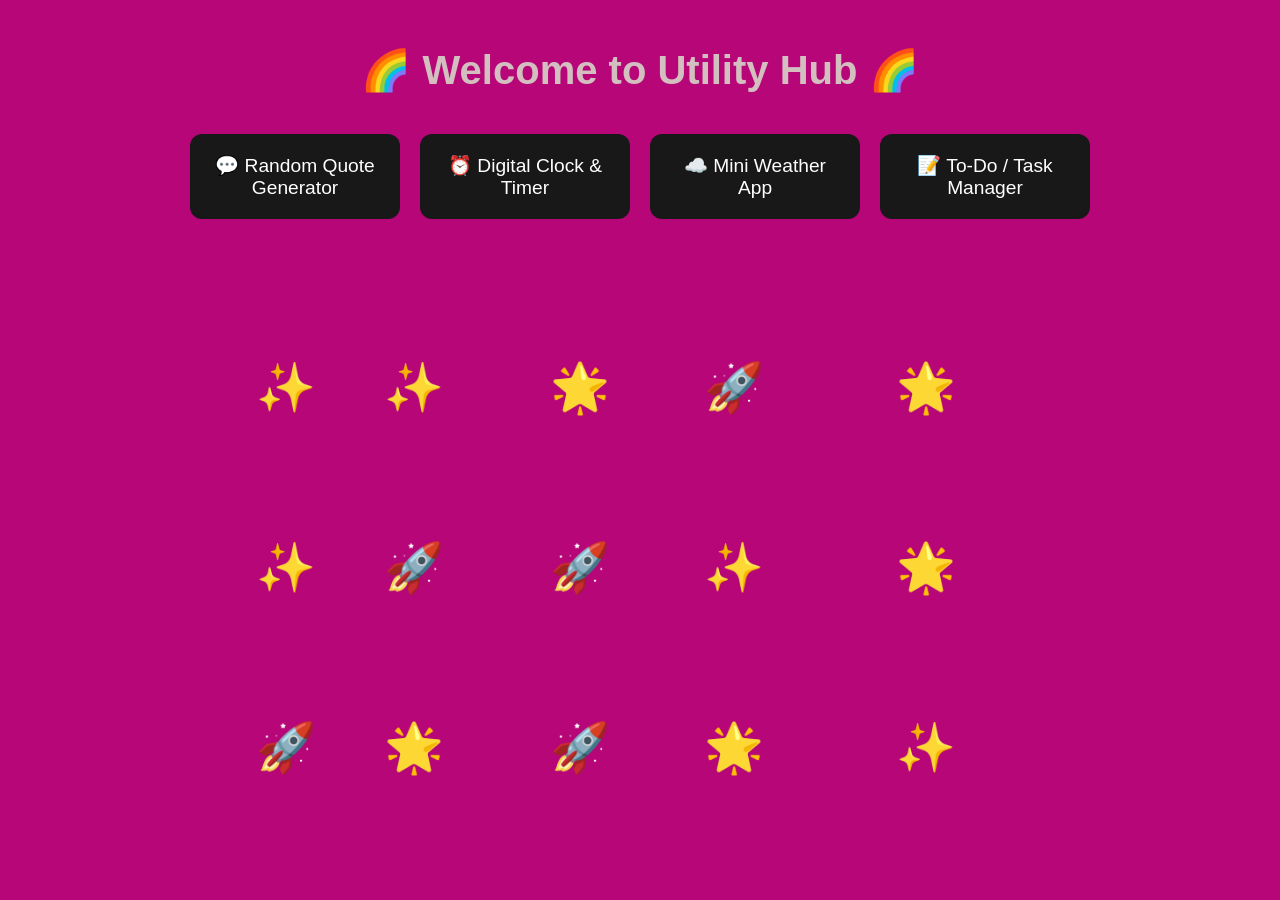
<file: index.html>
<!DOCTYPE html>
<html lang="en">
<head>
    <meta charset="UTF-8">
    <meta name="viewport" content="width=device-width, initial-scale=1.0">
    <title>Retro Neon Home</title>
    <link rel="stylesheet" href="style.css">
</head>
<body>
    <div class="background">
        <div class="floating-emoji">✨</div>
        <div class="floating-emoji">🌟</div>
        <div class="floating-emoji">🚀</div>
        <div class="floating-emoji">✨</div>
        <div class="floating-emoji">🌟</div>
        <div class="floating-emoji">🚀</div>
        <div class="floating-emoji">✨</div>
        <div class="floating-emoji">🌟</div>
        <div class="floating-emoji">🚀</div>
        <div class="floating-emoji">✨</div>
        <div class="floating-emoji">🌟</div>
        <div class="floating-emoji">🚀</div>
        <div class="floating-emoji">✨</div>
        <div class="floating-emoji">🌟</div>
        <div class="floating-emoji">🚀</div>
    </div>

    <div class="container home">
        <h1>🌈 Welcome to Utility Hub 🌈</h1>
        <div class="nav-grid">
            <a href="quotegenerator.html" class="nav-card">💬 Random Quote Generator</a>
            <a href="clock.html" class="nav-card">⏰ Digital Clock & Timer</a>
            <a href="weather.html" class="nav-card">☁️ Mini Weather App</a>
            <a href="taskmanager.html" class="nav-card">📝 To-Do / Task Manager</a>
        </div>
    </div>
</body>
</html>
</file>
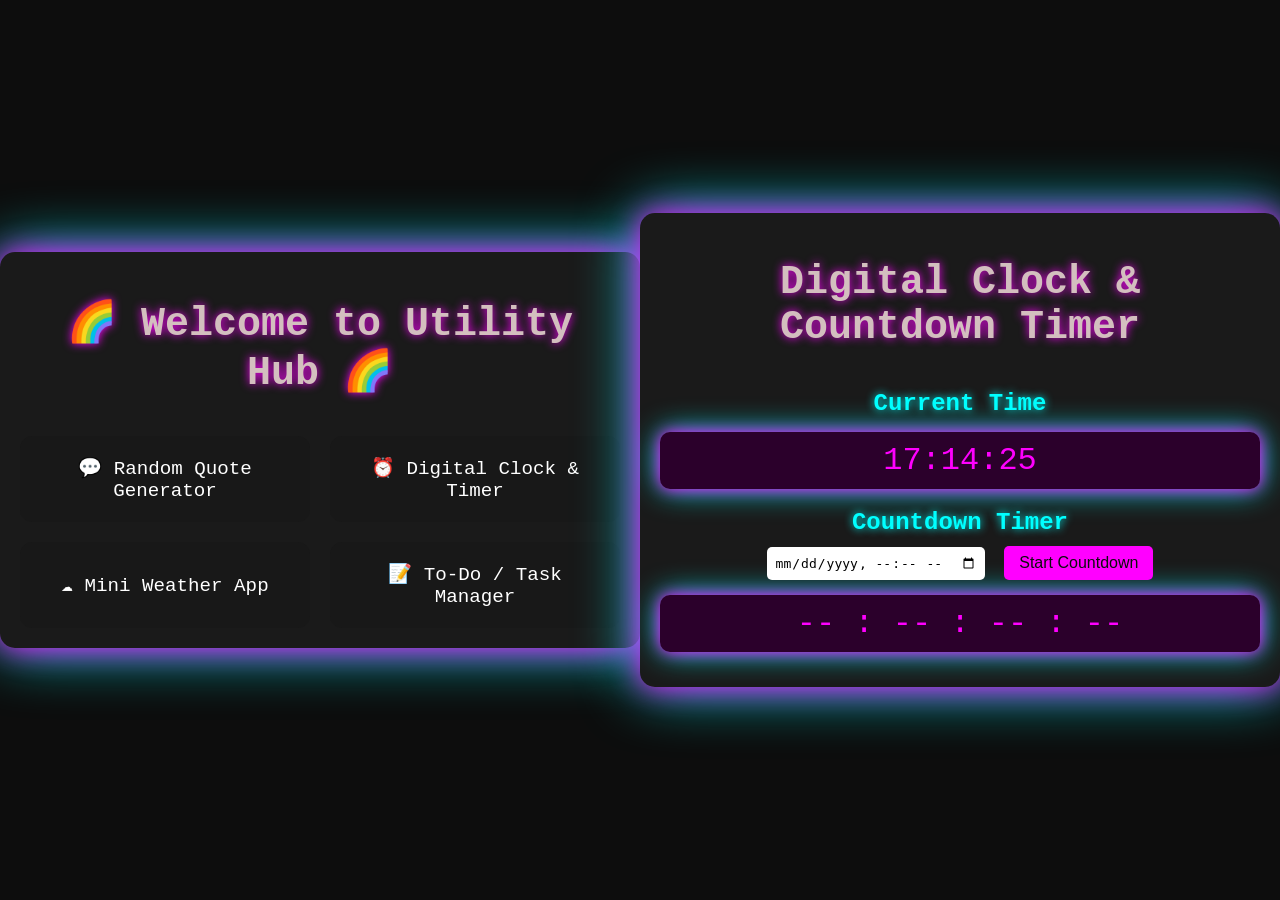
<file: clock.html>
<!DOCTYPE html>
<html lang="en">
<head>
    <meta charset="UTF-8">
    <meta name="viewport" content="width=device-width, initial-scale=1.0">
    <title>Digital Clock & Countdown Timer</title>
    <link rel="stylesheet" href="clock.css">
</head>
<body>
    <div class="container home">
        <h1>🌈 Welcome to Utility Hub 🌈</h1>
        <div class="nav-grid">
            <a href="quotegenerator.html" class="nav-card">💬 Random Quote Generator</a>
            <a href="clock.html" class="nav-card">⏰ Digital Clock & Timer</a>
            <a href="weather.html" class="nav-card">☁️ Mini Weather App</a>
            <a href="taskmanager.html" class="nav-card">📝 To-Do / Task Manager</a>
        </div>
    </div>
    <div class="container">
        <h1>Digital Clock & Countdown Timer</h1>

        <!-- Current Time -->
        <div class="clock-container">
            <h2>Current Time</h2>
            <div id="clock" class="clock">00:00:00</div>
        </div>

        <!-- Countdown Timer -->
        <div class="countdown-container">
            <h2>Countdown Timer</h2>
            <input type="datetime-local" id="countdown-input">
            <button id="start-btn">Start Countdown</button>
            <div id="countdown" class="countdown">-- : -- : -- : --</div>
        </div>
    </div>

    <script>
        // Digital Clock
function updateClock() {
    const now = new Date();
    const hours = String(now.getHours()).padStart(2,'0');
    const minutes = String(now.getMinutes()).padStart(2,'0');
    const seconds = String(now.getSeconds()).padStart(2,'0');
    document.getElementById('clock').textContent = `${hours}:${minutes}:${seconds}`;
}

setInterval(updateClock, 1000);
updateClock();

// Countdown Timer
let countdownInterval;

document.getElementById('start-btn').addEventListener('click', () => {
    const input = document.getElementById('countdown-input').value;
    if (!input) return alert("Please select a future date and time!");
    const targetDate = new Date(input);

    clearInterval(countdownInterval);

    countdownInterval = setInterval(() => {
        const now = new Date();
        const diff = targetDate - now;

        if (diff <= 0) {
            clearInterval(countdownInterval);
            document.getElementById('countdown').textContent = "TIME'S UP!";
            document.body.style.backgroundColor = '#ff00ff';
            document.body.style.color = '#0d0d0d';
            return;
        }

        const days = Math.floor(diff / (1000*60*60*24));
        const hours = Math.floor((diff % (1000*60*60*24)) / (1000*60*60));
        const minutes = Math.floor((diff % (1000*60*60)) / (1000*60));
        const seconds = Math.floor((diff % (1000*60)) / 1000);

        document.getElementById('countdown').textContent = 
            `${days}d : ${hours}h : ${minutes}m : ${seconds}s`;

    }, 1000);
});

    </script>
</body>
</html>
</file>
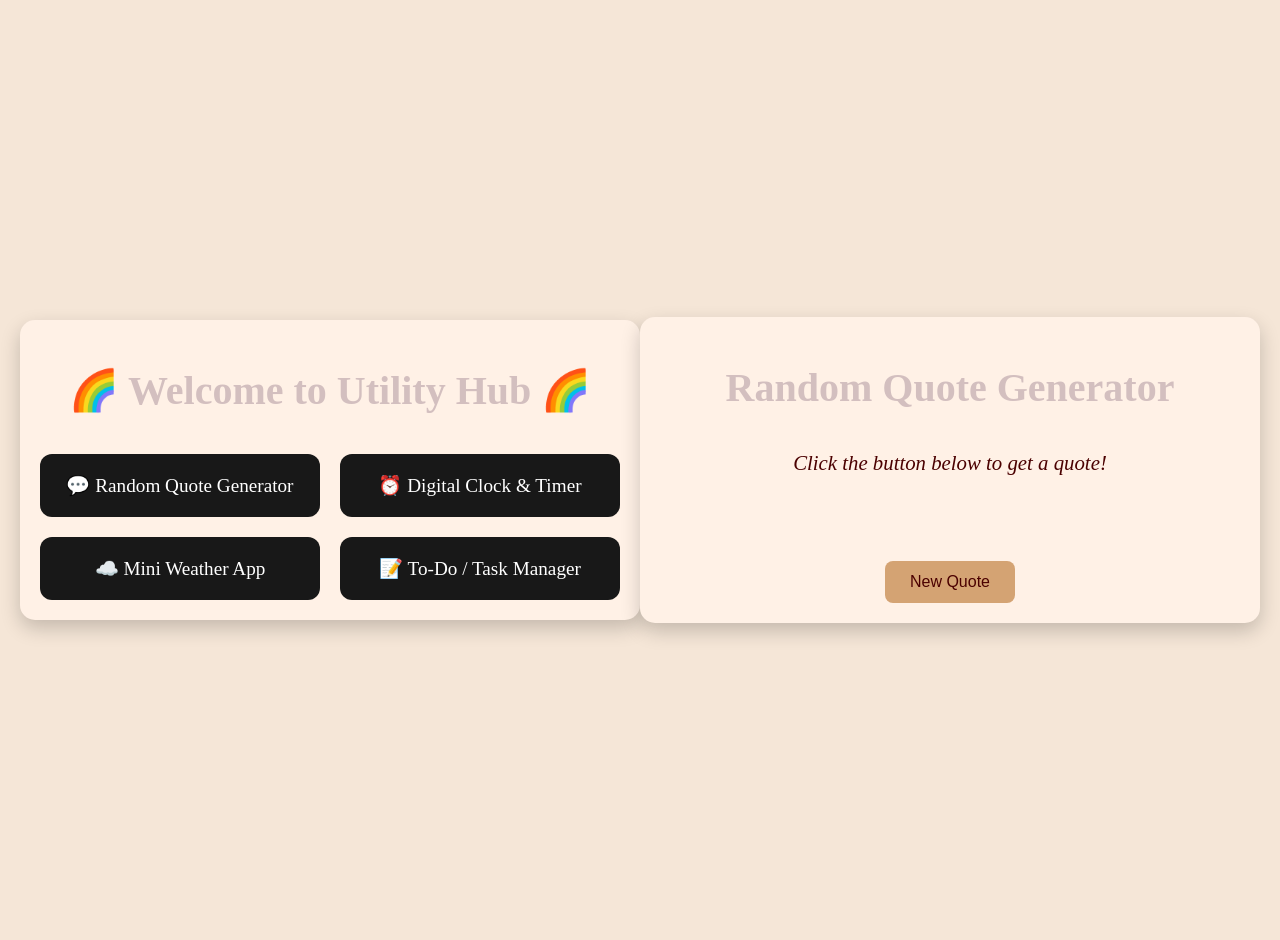
<file: quotegenerator.html>
<!DOCTYPE html>
<html lang="en">
<head>
    <meta charset="UTF-8">
    <meta name="viewport" content="width=device-width, initial-scale=1.0">
    <link rel="stylesheet" href="qg.css">
    <title>Random Quote Generator</title>
</head>
<body>
    <div class="container home">
        <h1>🌈 Welcome to Utility Hub 🌈</h1>
        <div class="nav-grid">
            <a href="quotegenerator.html" class="nav-card">💬 Random Quote Generator</a>
            <a href="clock.html" class="nav-card">⏰ Digital Clock & Timer</a>
            <a href="weather.html" class="nav-card">☁️ Mini Weather App</a>
            <a href="taskmanager.html" class="nav-card">📝 To-Do / Task Manager</a>
        </div>
    </div>
    <div class="container">
        <h1>Random Quote Generator</h1>
        <div id="quote">Click the button below to get a quote!</div>
        <button onclick="newQuote()">New Quote</button>
    </div>

    <script>
        const quotes = [
            "The best way to get started is to quit talking and begin doing.",
            "Don’t let yesterday take up too much of today.",
            "It’s not whether you get knocked down, it’s whether you get up.",
            "If you are working on something exciting, it will keep you motivated.",
            "Success is not in what you have, but who you are.",
            "Hardships often prepare ordinary people for an extraordinary destiny.",
            "Believe you can and you’re halfway there.",
            "Life is 10% what happens to us and 90% how we react to it.",
            "The only way to do great work is to love what you do.",
            "Dream big and dare to fail."
        ];

        const quoteEl = document.getElementById('quote');

        function newQuote() {
            // Fade out
            quoteEl.style.opacity = 0;

            setTimeout(() => {
                const randomIndex = Math.floor(Math.random() * quotes.length);
                quoteEl.textContent = quotes[randomIndex];

                // Fade in
                quoteEl.style.opacity = 1;
            }, 500);
        }
    </script>
</body>
</html>
</file>
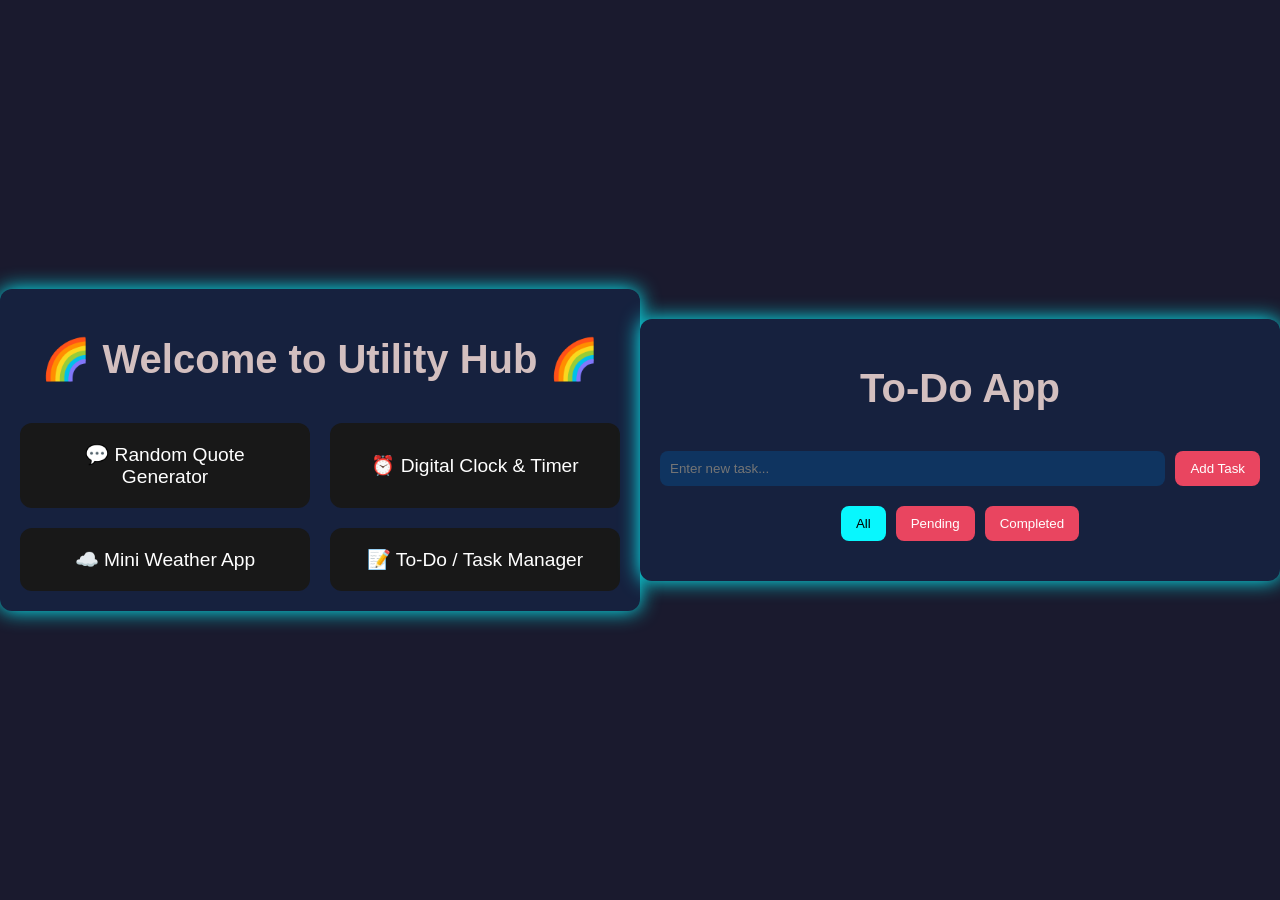
<file: taskmanager.html>
<!DOCTYPE html>
<html lang="en">
<head>
    <meta charset="UTF-8">
    <meta name="viewport" content="width=device-width, initial-scale=1.0">
    <title>To-Do App</title>
    <link rel="stylesheet" href="taskmanager.css">
</head>
<body>
    <div class="container home">
        <h1>🌈 Welcome to Utility Hub 🌈</h1>
        <div class="nav-grid">
            <a href="quotegenerator.html" class="nav-card">💬 Random Quote Generator</a>
            <a href="clock.html" class="nav-card">⏰ Digital Clock & Timer</a>
            <a href="weather.html" class="nav-card">☁️ Mini Weather App</a>
            <a href="taskmanager.html" class="nav-card">📝 To-Do / Task Manager</a>
        </div>
    </div>
    <div class="container">
        <h1>To-Do App</h1>

        <div class="input-group">
            <input type="text" id="new-task-input" placeholder="Enter new task...">
            <button id="add-task-btn">Add Task</button>
        </div>

        <div class="filters">
            <button data-filter="all" class="filter-btn active">All</button>
            <button data-filter="pending" class="filter-btn">Pending</button>
            <button data-filter="completed" class="filter-btn">Completed</button>
        </div>

        <ul id="task-list"></ul>
    </div>

    <script>
        const newTaskInput = document.getElementById('new-task-input');
const addTaskBtn = document.getElementById('add-task-btn');
const taskList = document.getElementById('task-list');
const filterButtons = document.querySelectorAll('.filter-btn');

let tasks = JSON.parse(localStorage.getItem('tasks')) || [];

function saveTasks() {
    localStorage.setItem('tasks', JSON.stringify(tasks));
}

function renderTasks(filter = 'all') {
    taskList.innerHTML = '';

    tasks
        .filter(task => {
            if (filter === 'all') return true;
            return filter === 'completed' ? task.completed : !task.completed;
        })
        .forEach((task, index) => {
            const li = document.createElement('li');
            li.className = `task-item ${task.completed ? 'completed' : ''}`;
            li.draggable = true;
            li.dataset.index = index;

            li.innerHTML = `
                <span class="task-text">${task.text}</span>
                <div class="task-actions">
                    <button onclick="toggleComplete(${index})">✔️</button>
                    <button onclick="editTask(${index})">✏️</button>
                    <button onclick="deleteTask(${index})">🗑️</button>
                </div>
            `;

            li.addEventListener('dragstart', dragStart);
            li.addEventListener('dragover', dragOver);
            li.addEventListener('drop', drop);

            taskList.appendChild(li);
        });
}

function addTask() {
    const text = newTaskInput.value.trim();
    if (!text) return;

    tasks.push({ text, completed: false });
    newTaskInput.value = '';
    saveTasks();
    renderTasks();
}

function editTask(index) {
    const newText = prompt('Edit task:', tasks[index].text);
    if (newText !== null) {
        tasks[index].text = newText.trim();
        saveTasks();
        renderTasks();
    }
}

function toggleComplete(index) {
    tasks[index].completed = !tasks[index].completed;
    saveTasks();
    renderTasks();
}

function deleteTask(index) {
    tasks.splice(index, 1);
    saveTasks();
    renderTasks();
}

function dragStart(e) {
    e.dataTransfer.setData('text/plain', e.target.dataset.index);
}

function dragOver(e) {
    e.preventDefault();
}

function drop(e) {
    e.preventDefault();
    const fromIndex = e.dataTransfer.getData('text/plain');
    const toIndex = e.currentTarget.dataset.index;

    const [movedTask] = tasks.splice(fromIndex, 1);
    tasks.splice(toIndex, 0, movedTask);

    saveTasks();
    renderTasks();
}

addTaskBtn.addEventListener('click', addTask);

filterButtons.forEach(btn =>
    btn.addEventListener('click', () => {
        document.querySelector('.filter-btn.active').classList.remove('active');
        btn.classList.add('active');
        renderTasks(btn.dataset.filter);
    })
);

renderTasks();

    </script>
</body>
</html>
</file>
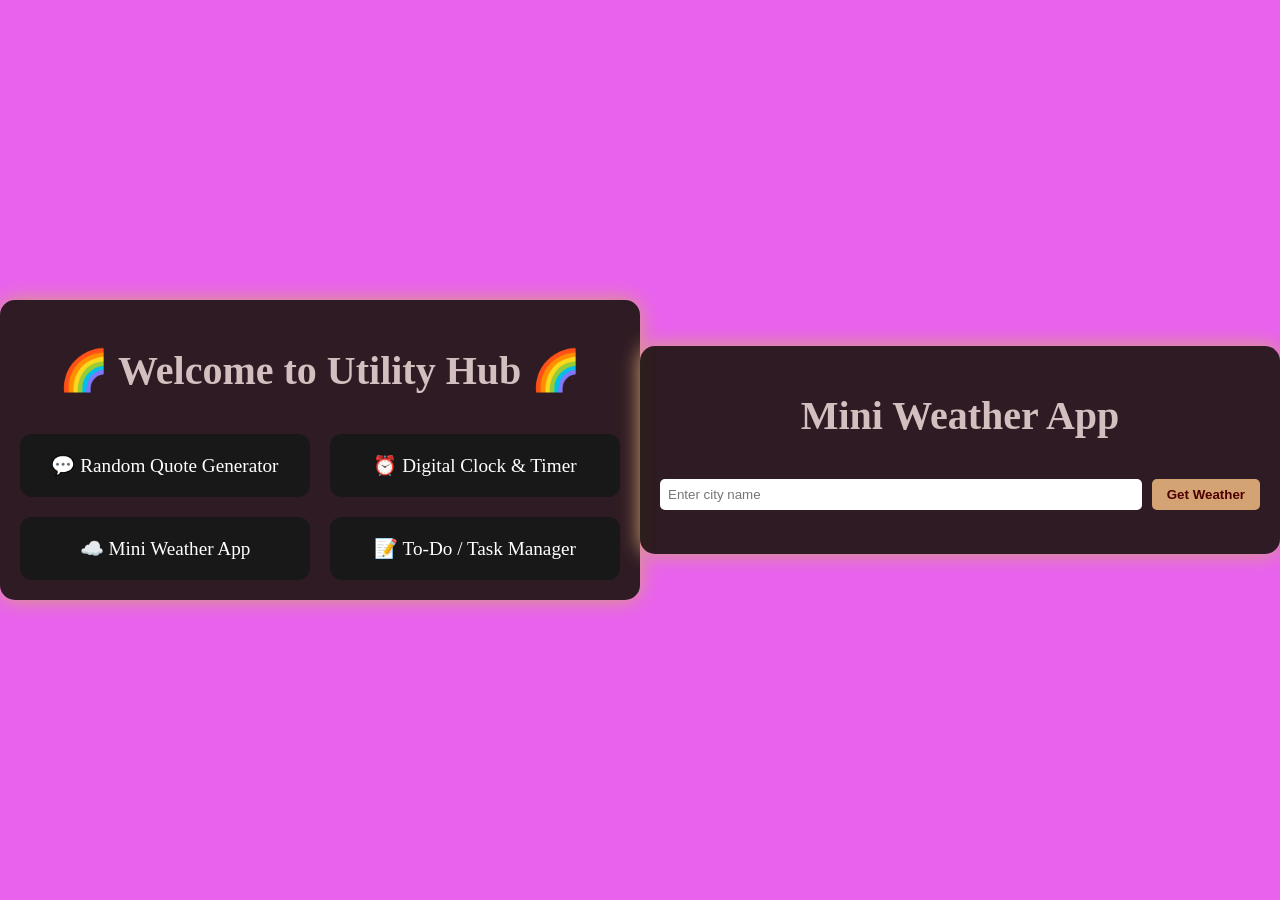
<file: weather.html>
<!DOCTYPE html>
<html lang="en">
<head>
<meta charset="UTF-8">
<meta name="viewport" content="width=device-width, initial-scale=1.0">
<link rel="stylesheet" href="weather.css">
<title>Mini Weather App</title>
</head>
<body>
    <div class="container home">
        <h1>🌈 Welcome to Utility Hub 🌈</h1>
        <div class="nav-grid">
            <a href="quotegenerator.html" class="nav-card">💬 Random Quote Generator</a>
            <a href="clock.html" class="nav-card">⏰ Digital Clock & Timer</a>
            <a href="weather.html" class="nav-card">☁️ Mini Weather App</a>
            <a href="taskmanager.html" class="nav-card">📝 To-Do / Task Manager</a>
        </div>
    </div>
<div class="container">
    <h1>Mini Weather App</h1>

    <div class="search-box">
        <input type="text" id="city-input" placeholder="Enter city name">
        <button id="search-btn">Get Weather</button>
    </div>

    <div id="weather-info" class="weather-info">
        <h2 id="city-name"></h2>
        <div id="icon"></div>
        <p id="temperature"></p>
        <p id="condition"></p>
        <p id="humidity"></p>
        <p id="wind"></p>
    </div>

    <p id="error-msg" class="error-msg"></p>
</div>

<script>
const apiKey = "e7e0470b77e66029a8e2baef7fb62ee9"; // Your API key

const searchBtn = document.getElementById("search-btn");
const cityInput = document.getElementById("city-input");

searchBtn.addEventListener("click", () => {
    const city = cityInput.value.trim();
    if (!city) return alert("Please enter a city name.");
    getWeather(city);
});

async function getWeather(city) {
    const errorMsg = document.getElementById("error-msg");
    errorMsg.textContent = "";

    try {
        const response = await fetch(`https://api.openweathermap.org/data/2.5/weather?q=${city}&units=metric&appid=${apiKey}`);
        const data = await response.json();
        console.log(data);


        console.log("API Response:", data);  // ✅ Debug log to inspect full API response

        if (data.cod !== "200") {
            errorMsg.textContent = "City not found. Please try again!";
            document.getElementById("weather-info").classList.remove("active");
            document.body.style.backgroundColor = "#f3e5ab";
            document.getElementById("icon").textContent = "";
            return;
        }

        document.getElementById("city-name").textContent = data.name + ", " + data.sys.country;
        document.getElementById("temperature").textContent = `Temperature: ${data.main.temp} °C`;
        document.getElementById("condition").textContent = `Condition: ${data.weather[0].main}`;
        document.getElementById("humidity").textContent = `Humidity: ${data.main.humidity}%`;
        document.getElementById("wind").textContent = `Wind: ${data.wind.speed} m/s`;

        let emoji = "";
        switch (data.weather[0].main.toLowerCase()) {
            case "clear":
                emoji = "☀️";
                document.body.style.backgroundColor = "#fdf6e3";
                break;
            case "clouds":
                emoji = "☁️";
                document.body.style.backgroundColor = "#cfcfcf";
                break;
            case "rain":
            case "drizzle":
                emoji = "🌧️";
                document.body.style.backgroundColor = "#b0c4de";
                break;
            case "thunderstorm":
                emoji = "⛈️";
                document.body.style.backgroundColor = "#7f7f7f";
                break;
            case "snow":
                emoji = "❄️";
                document.body.style.backgroundColor = "#f0f8ff";
                break;
            default:
                emoji = "🌤️";
                document.body.style.backgroundColor = "#f3e5ab";
        }

        document.getElementById("icon").textContent = emoji;
        document.getElementById("weather-info").classList.add("active");

    } catch (error) {
        errorMsg.textContent = "Error fetching weather data!";
        console.error("Fetch Error:", error);
    }
}
</script>


</body>
</html>
</file>
<file: style.css>
body {
    margin: 0;
    font-family: 'Arial', sans-serif;
    background: #b60678;
    color: #fff;
    overflow-x: hidden;
}

.container {
    max-width: 900px;
    margin: auto;
    padding: 20px;
    text-align: center;
}

h1 {
    font-size: 2.5em;
    color: #d3bfbf;
    margin-bottom: 40px;
}

.nav-grid {
    display: grid;
    grid-template-columns: repeat(auto-fit, minmax(200px, 1fr));
    gap: 20px;
}

.nav-card {
    background: #181818;
    padding: 20px;
    border-radius: 12px;
    text-decoration: none;
    color: #fff;
    font-size: 1.2em;
    display: flex;
    align-items: center;
    justify-content: center;
    transition: transform 0.3s, background-color 0.3s;
}

.nav-card:hover {
    background-color: #08f7fe;
    color: #000;
    transform: scale(1.05);
}

.floating-emoji {
    position: absolute;
    font-size: 3em;
    animation: float 6s infinite ease-in-out;
}

.floating-emoji:nth-child(1) { top: 40%; left: 20%; animation-delay: 0s; }
.floating-emoji:nth-child(2) { top: 40%; left: 70%; animation-delay: 2s; }
.floating-emoji:nth-child(3) { top: 40%; left: 55%; animation-delay: 4s; }
.floating-emoji:nth-child(4) { top: 60%; left: 55%; animation-delay: 0s; }
.floating-emoji:nth-child(5) { top: 40%; left: 43%; animation-delay: 2s; }
.floating-emoji:nth-child(6) { top: 60%; left: 43%; animation-delay: 4s; }
.floating-emoji:nth-child(7) { top: 60%; left: 20%; animation-delay: 0s; }
.floating-emoji:nth-child(8) { top: 80%; left: 55%; animation-delay: 2s; }
.floating-emoji:nth-child(9) { top: 60%; left: 30%; animation-delay: 4s; }
.floating-emoji:nth-child(10) { top: 80%; left: 70%; animation-delay: 0s; }
.floating-emoji:nth-child(11) { top: 80%; left: 30%; animation-delay: 2s; }
.floating-emoji:nth-child(12) { top: 80%; left: 20%; animation-delay: 4s; }
.floating-emoji:nth-child(13) { top: 40%; left: 30%; animation-delay: 0s; }
.floating-emoji:nth-child(14) { top: 60%; left: 70%; animation-delay: 2s; }
.floating-emoji:nth-child(15) { top: 80%; left: 43%; animation-delay: 4s; }

@keyframes float {
    0% { transform: translateY(0px); }
    50% { transform: translateY(-20px); }
    100% { transform: translateY(0px); }
}

@media (max-width: 600px) {
    h1 { font-size: 1.8em; }
}
</file>
<file: clock.css>
/* Base styling */
body {
    font-family: 'Courier New', monospace;
    margin: 0;
    padding: 0;
    display: flex;
    justify-content: center;
    align-items: center;
    min-height: 100vh;
    background-color: #0d0d0d; /* black */
    color: #fff;
    text-align: center;
    transition: background-color 0.5s ease, color 0.5s ease;
}

.container {
    max-width: 600px;
    width: 100%;
    padding: 30px;
    background: #1a1a1a; /* dark purple */
    border-radius: 15px;
    box-shadow: 0 0 30px #ff00ff, 0 0 60px #00ffff;
    transition: box-shadow 0.5s ease;
}

h1 {
    font-size: 2em;
    margin-bottom: 20px;
    color: #ff00ff; /* neon pink */
    text-shadow: 0 0 10px #ff00ff;
}

h2 {
    color: #00ffff; /* neon blue */
    margin-bottom: 10px;
    text-shadow: 0 0 8px #00ffff;
}

.clock, .countdown {
    font-size: 2em;
    margin: 15px 0;
    padding: 10px;
    border-radius: 10px;
    background: #2b002b;
    color: #ff00ff;
    box-shadow: 0 0 15px #ff00ff, 0 0 30px #00ffff;
    transition: all 0.5s ease;
}

/* Input and button */
input[type="datetime-local"] {
    padding: 8px;
    border-radius: 5px;
    border: none;
    font-size: 1em;
    margin-right: 10px;
}

button {
    padding: 8px 15px;
    border: none;
    border-radius: 5px;
    background-color: #ff00ff;
    color: #0d0d0d;
    cursor: pointer;
    font-size: 1em;
    transition: background-color 0.3s ease, transform 0.2s ease;
}

button:hover {
    background-color: #00ffff;
    transform: scale(1.05);
}

/* Responsive */
@media (max-width: 600px) {
    .container {
        padding: 20px;
    }

    h1 {
        font-size: 1.5em;
    }

    .clock, .countdown {
        font-size: 1.5em;
    }

    input[type="datetime-local"] {
        width: 100%;
        margin-bottom: 10px;
    }

    button {
        width: 100%;
    }
}
.container {
    max-width: 900px;
    margin: auto;
    padding: 20px;
    text-align: center;
}

h1 {
    font-size: 2.5em;
    color: #d3bfbf;
    margin-bottom: 40px;
}

.nav-grid {
    display: grid;
    grid-template-columns: repeat(auto-fit, minmax(200px, 1fr));
    gap: 20px;
}

.nav-card {
    background: #181818;
    padding: 20px;
    border-radius: 12px;
    text-decoration: none;
    color: #fff;
    font-size: 1.2em;
    display: flex;
    align-items: center;
    justify-content: center;
    transition: transform 0.3s, background-color 0.3s;
}

.nav-card:hover {
    background-color: #08f7fe;
    color: #000;
    transform: scale(1.05);
}
</file>
<file: qg.css>
/* Base styling */
        body {
            font-family: 'Georgia', serif;
            margin: 0;
            padding: 0;
            display: flex;
            justify-content: center;
            align-items: center;
            height: 100vh;
            background: #f5e6d7; /* beige */
            color: #4b0000; /* dark maroon */
            text-align: center;
            padding: 20px;
        }

        .container {
            background: #fff1e6;
            padding: 40px 30px;
            border-radius: 15px;
            box-shadow: 0 8px 20px rgba(0,0,0,0.2);
            max-width: 600px;
            width: 100%;
            transition: all 0.3s ease-in-out;
        }

        h1 {
            font-size: 2em;
            margin-bottom: 20px;
            color: #a0522d; /* brown */
        }

        #quote {
            font-size: 1.3em;
            font-style: italic;
            margin-bottom: 30px;
            min-height: 80px;
            opacity: 1;
            transition: opacity 0.5s ease;
        }

        button {
            background-color: #d4a373; /* mustard */
            border: none;
            padding: 12px 25px;
            border-radius: 8px;
            font-size: 1em;
            cursor: pointer;
            color: #4b0000;
            transition: background-color 0.3s ease, transform 0.2s ease;
        }

        button:hover {
            background-color: #b56b3c;
            transform: scale(1.05);
        }

        /* Responsive styling */
        @media (max-width: 600px) {
            .container {
                padding: 30px 20px;
            }

            h1 {
                font-size: 1.5em;
            }

            #quote {
                font-size: 1.1em;
            }

            button {
                padding: 10px 20px;
                font-size: 0.95em;
            }
        }
        .container {
    max-width: 900px;
    margin: auto;
    padding: 20px;
    text-align: center;
}

h1 {
    font-size: 2.5em;
    color: #d3bfbf;
    margin-bottom: 40px;
}

.nav-grid {
    display: grid;
    grid-template-columns: repeat(auto-fit, minmax(200px, 1fr));
    gap: 20px;
}

.nav-card {
    background: #181818;
    padding: 20px;
    border-radius: 12px;
    text-decoration: none;
    color: #fff;
    font-size: 1.2em;
    display: flex;
    align-items: center;
    justify-content: center;
    transition: transform 0.3s, background-color 0.3s;
}

.nav-card:hover {
    background-color: #08f7fe;
    color: #000;
    transform: scale(1.05);
}
</file>
<file: taskmanager.css>
body {
    margin: 0;
    padding: 0;
    font-family: 'Arial', sans-serif;
    background: #1a1a2e;
    color: #fff;
    display: flex;
    justify-content: center;
    align-items: center;
    min-height: 100vh;
}

.container {
    width: 90%;
    max-width: 600px;
    background: #16213e;
    padding: 20px;
    border-radius: 12px;
    box-shadow: 0 0 20px #08f7fe;
    text-align: center;
}

h1 {
    color: #08f7fe;
    margin-bottom: 20px;
}

.input-group {
    display: flex;
    gap: 10px;
    margin-bottom: 20px;
}

input[type="text"] {
    flex: 1;
    padding: 10px;
    border: none;
    border-radius: 8px;
    background: #0f3460;
    color: #fff;
}

button {
    padding: 10px 15px;
    border: none;
    border-radius: 8px;
    background: #e94560;
    color: #fff;
    cursor: pointer;
    transition: transform 0.2s;
}

button:hover {
    transform: scale(1.05);
}

.filters {
    display: flex;
    justify-content: center;
    gap: 10px;
    margin-bottom: 20px;
}

.filter-btn.active {
    background: #08f7fe;
    color: #000;
}

ul {
    list-style: none;
    padding: 0;
}

.task-item {
    display: flex;
    justify-content: space-between;
    align-items: center;
    background: #0f3460;
    margin-bottom: 10px;
    padding: 10px;
    border-radius: 8px;
    cursor: grab;
    animation: fadeIn 0.5s ease;
}

.task-item.completed .task-text {
    text-decoration: line-through;
    color: #999;
}

.task-text {
    flex: 1;
    margin: 0 10px;
    word-break: break-word;
}

.task-actions button {
    background: #08f7fe;
    color: #000;
    margin-left: 5px;
}

@keyframes fadeIn {
    from { opacity: 0; transform: translateY(-10px); }
    to { opacity: 1; transform: translateY(0); }
}

@media (max-width: 600px) {
    .input-group {
        flex-direction: column;
    }

    .filters {
        flex-direction: column;
    }
}
@media (max-width: 400px) {
    .task-text {
        font-size: 0.9em;
    }
}
.container {
    max-width: 900px;
    margin: auto;
    padding: 20px;
    text-align: center;
}

h1 {
    font-size: 2.5em;
    color: #d3bfbf;
    margin-bottom: 40px;
}

.nav-grid {
    display: grid;
    grid-template-columns: repeat(auto-fit, minmax(200px, 1fr));
    gap: 20px;
}

.nav-card {
    background: #181818;
    padding: 20px;
    border-radius: 12px;
    text-decoration: none;
    color: #fff;
    font-size: 1.2em;
    display: flex;
    align-items: center;
    justify-content: center;
    transition: transform 0.3s, background-color 0.3s;
}

.nav-card:hover {
    background-color: #08f7fe;
    color: #000;
    transform: scale(1.05);
}
</file>
<file: weather.css>
body {
    margin: 0;
    padding: 0;
    font-family: 'Georgia', serif;
    display: flex;
    justify-content: center;
    align-items: center;
    min-height: 100vh;
    background-color: #e962ee; /* vintage beige */
    color: #4b0000; /* dark maroon */
    transition: background-color 0.5s ease;
    overflow: hidden;
}

.container {
    max-width: 500px;
    width: 90%;
    padding: 30px;
    background: rgba(15, 15, 0, 0.85);
    border-radius: 15px;
    text-align: center;
    box-shadow: 0 0 20px #d4a373; /* retro mustard shadow */
}

h1 {
    margin-bottom: 20px;
    font-size: 2em;
    color: #f4efeb; /* retro brown */
}

.search-box {
    display: flex;
    justify-content: center;
    margin-bottom: 20px;
    gap: 10px;
}

input[type="text"] {
    padding: 8px;
    border-radius: 5px;
    border: none;
    flex: 1;
}

button {
    padding: 8px 15px;
    border: none;
    border-radius: 5px;
    background-color: #d4a373; /* mustard */
    color: #4b0000;
    cursor: pointer;
    font-weight: bold;
    transition: transform 0.3s ease, background-color 0.3s ease;
}

button:hover {
    background-color: #b56b3c;
    transform: scale(1.05);
}

.weather-info {
    opacity: 0;
    transition: opacity 0.5s ease;
    font-size: 1.2em;
}

.weather-info.active {
    opacity: 1;
}

#icon {
    font-size: 3em;
    margin: 10px 0;
    animation: float 2s infinite alternate;
}

@keyframes float {
    0% { transform: translateY(0); }
    100% { transform: translateY(-10px); }
}

.error-msg {
    color: #ff4c4c;
    font-weight: bold;
    margin-top: 10px;
}

/* Responsive */
@media (max-width: 600px) {
    h1 {
        font-size: 1.5em;
    }

    #icon {
        font-size: 2.5em;
    }
}
.container {
    max-width: 900px;
    margin: auto;
    padding: 20px;
    text-align: center;
}

h1 {
    font-size: 2.5em;
    color: #d3bfbf;
    margin-bottom: 40px;
}

.nav-grid {
    display: grid;
    grid-template-columns: repeat(auto-fit, minmax(200px, 1fr));
    gap: 20px;
}

.nav-card {
    background: #181818;
    padding: 20px;
    border-radius: 12px;
    text-decoration: none;
    color: #fff;
    font-size: 1.2em;
    display: flex;
    align-items: center;
    justify-content: center;
    transition: transform 0.3s, background-color 0.3s;
}

.nav-card:hover {
    background-color: #08f7fe;
    color: #000;
    transform: scale(1.05);
}
</file>
